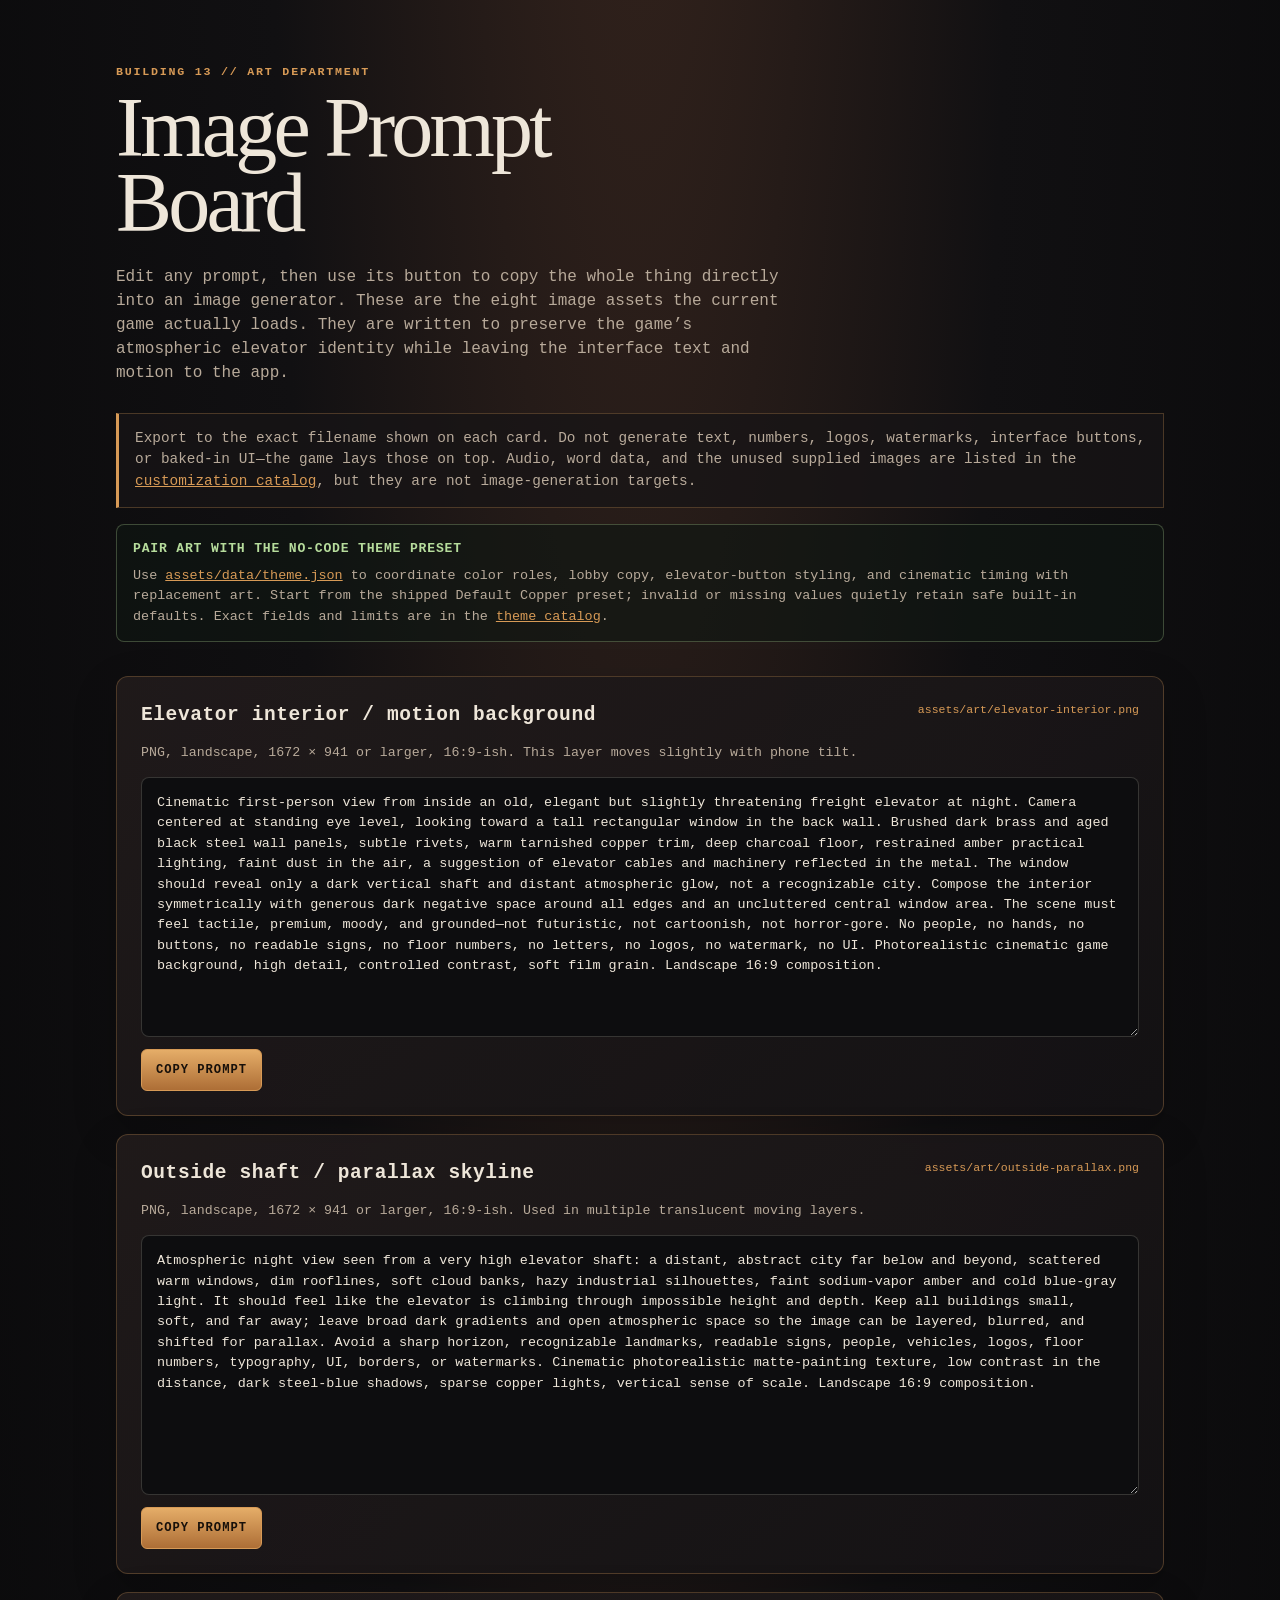
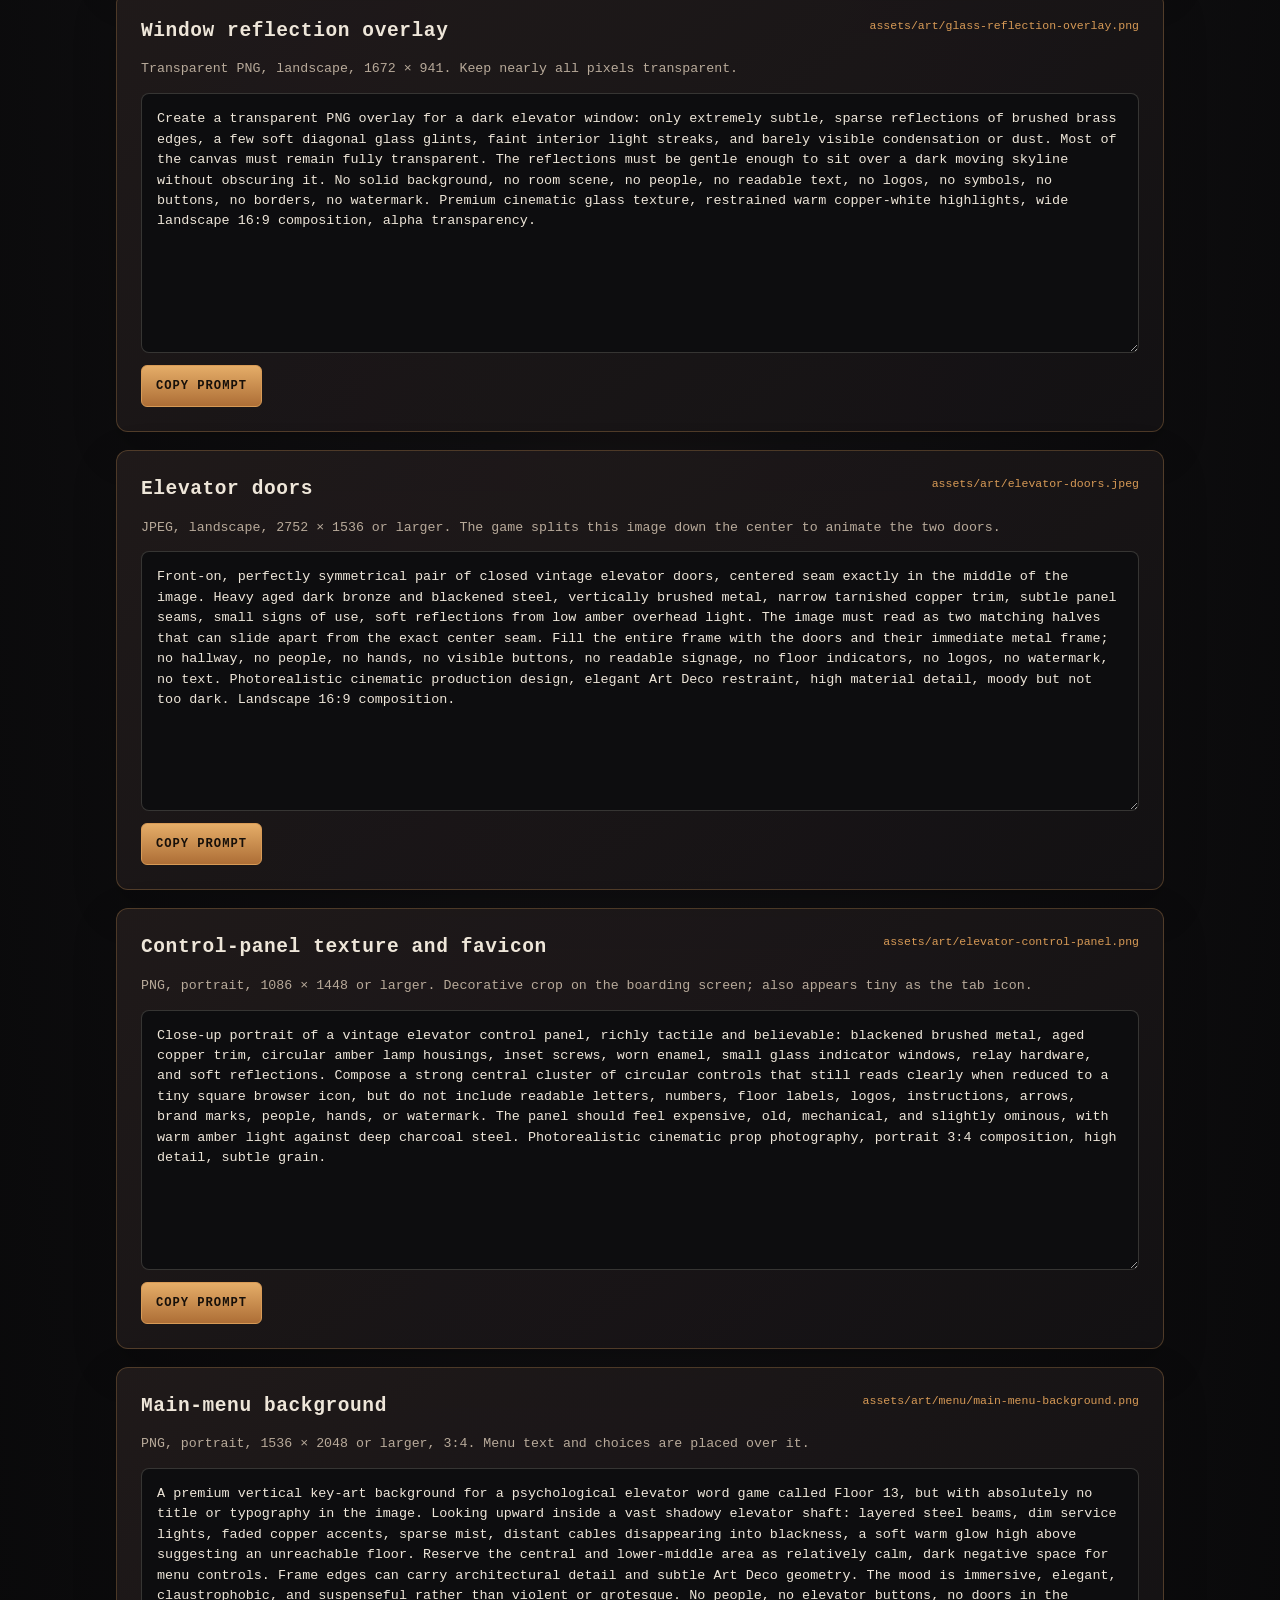
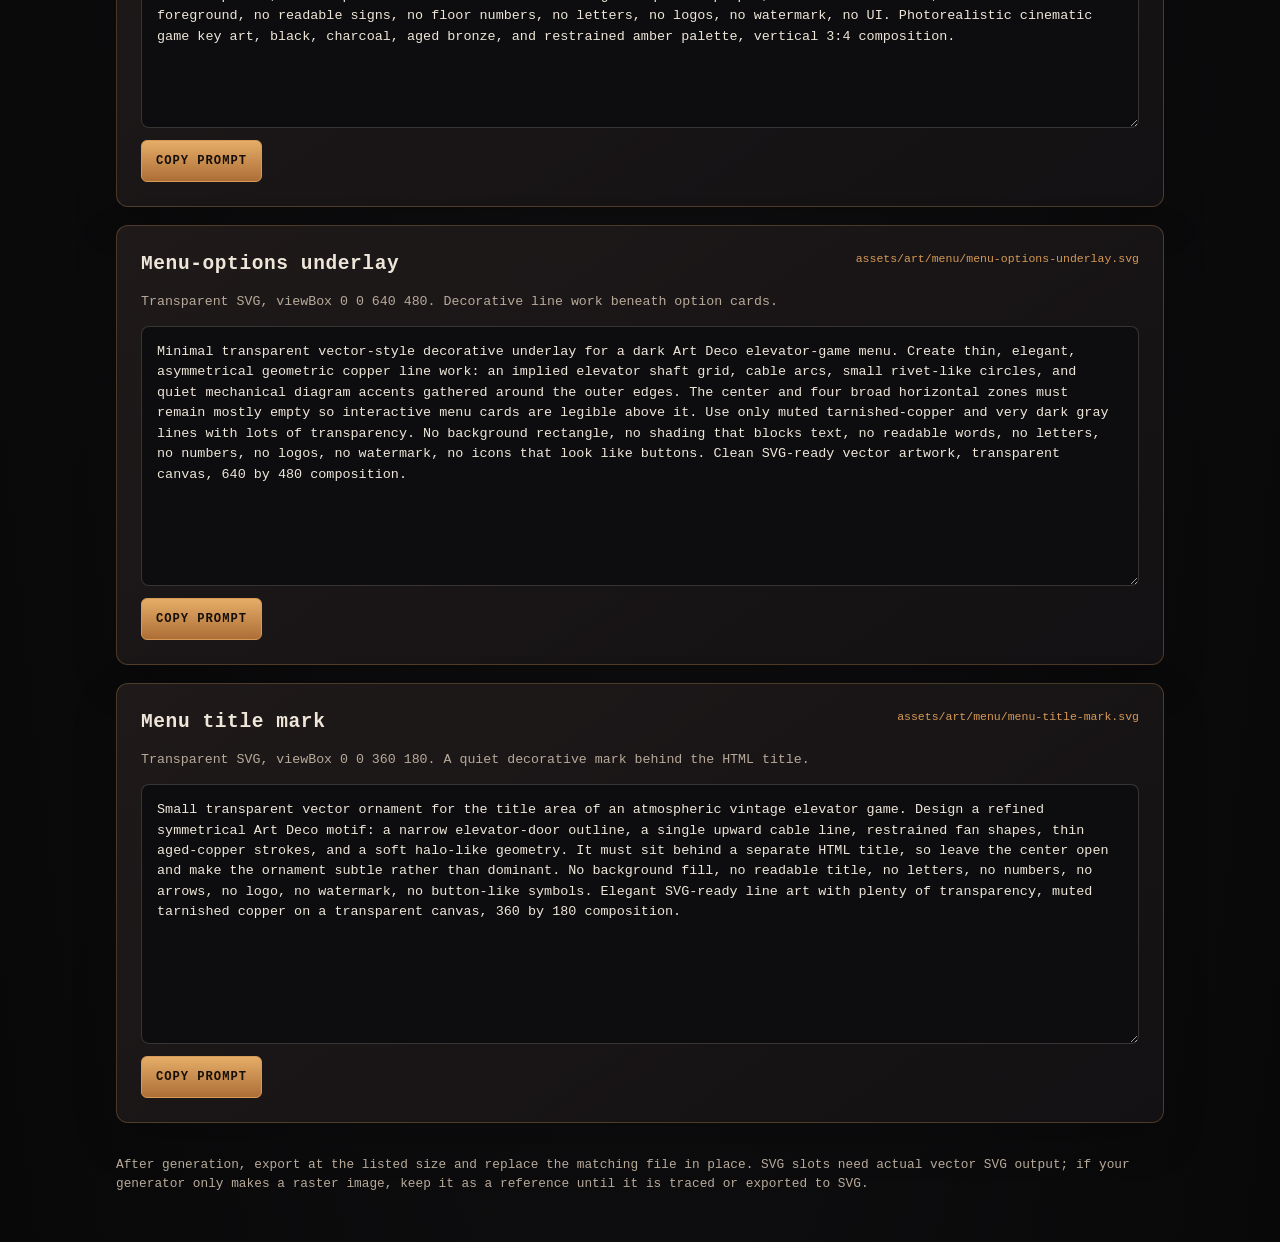
<file: asset-prompt-board.html>
<!doctype html>
<html lang="en">
<head>
  <meta charset="utf-8">
  <meta name="viewport" content="width=device-width, initial-scale=1, viewport-fit=cover">
  <meta name="theme-color" content="#0b0b0c">
  <title>Floor 13 — Image Prompt Board</title>
  <style>
    :root { color-scheme: dark; --ink: #eee6d9; --muted: #b8aa9a; --panel: #171416; --panel-hi: #211b1b; --copper: #d79a56; --line: rgba(215,154,86,.28); --success: #b6dc9c; }
    * { box-sizing: border-box; }
    body { margin: 0; min-width: 0; min-height: 100dvh; background: radial-gradient(ellipse at 50% -20%, #39261e 0, #111012 42%, #080809 100%); color: var(--ink); font: 16px/1.5 ui-monospace, SFMono-Regular, Menlo, Consolas, monospace; }
    main { width: min(100%, 1120px); margin: 0 auto; padding: clamp(24px, 5vw, 72px) clamp(16px, 4vw, 36px) 48px; }
    .eyebrow { margin: 0 0 8px; color: var(--copper); font-size: .73rem; font-weight: 700; letter-spacing: .15em; }
    h1 { max-width: 14ch; margin: 0; font-family: Georgia, serif; font-size: clamp(2.25rem, 8vw, 5.25rem); font-weight: 500; line-height: .9; letter-spacing: -.045em; }
    .lede { max-width: 70ch; margin: 24px 0 0; color: var(--muted); }
    .notice { margin: 28px 0 34px; padding: 14px 16px; border: 1px solid var(--line); border-left: 3px solid var(--copper); background: rgba(23,20,22,.76); color: var(--muted); font-size: .9rem; }
    .theme-preset { display: grid; gap: 8px; margin: -18px 0 34px; padding: 14px 16px; border: 1px solid rgba(182,220,156,.28); border-radius: 8px; background: rgba(15,24,18,.62); }
    .theme-preset strong { color: var(--success); font-size: .82rem; letter-spacing: .06em; }
    .theme-preset p { margin: 0; color: var(--muted); font-size: .84rem; }
    .grid { display: grid; gap: 18px; }
    .card { padding: clamp(16px, 3vw, 24px); border: 1px solid var(--line); border-radius: 12px; background: linear-gradient(145deg, rgba(33,27,27,.94), rgba(20,18,20,.94)); box-shadow: 0 16px 45px rgba(0,0,0,.2); }
    .card-head { display: flex; align-items: start; justify-content: space-between; gap: 14px; margin-bottom: 13px; }
    h2 { margin: 0; font-size: clamp(1rem, 2.4vw, 1.22rem); letter-spacing: .03em; }
    .file { flex: 0 0 auto; margin: 0; color: var(--copper); font-size: .72rem; overflow-wrap: anywhere; text-align: right; }
    .spec { margin: 0 0 14px; color: var(--muted); font-size: .83rem; }
    textarea { display: block; width: 100%; min-height: 260px; resize: vertical; padding: 15px; border: 1px solid rgba(238,230,217,.18); border-radius: 8px; outline: none; background: #0d0d0f; color: var(--ink); font: .84rem/1.52 ui-monospace, SFMono-Regular, Menlo, Consolas, monospace; }
    textarea:focus { border-color: var(--copper); box-shadow: 0 0 0 3px rgba(215,154,86,.14); }
    .actions { display: flex; align-items: center; justify-content: space-between; gap: 12px; margin-top: 12px; }
    button { appearance: none; min-height: 42px; padding: 10px 14px; border: 1px solid var(--copper); border-radius: 6px; background: linear-gradient(180deg, #e5ad68, #ad6e36); color: #17100a; cursor: pointer; font: 700 .76rem/1 ui-monospace, SFMono-Regular, Menlo, Consolas, monospace; letter-spacing: .08em; }
    button:hover { filter: brightness(1.08); }
    button:focus-visible { outline: 3px solid #fff; outline-offset: 3px; }
    .copy-status { color: var(--muted); font-size: .76rem; }
    .copy-status.ok { color: var(--success); }
    footer { margin-top: 32px; color: var(--muted); font-size: .8rem; }
    a { color: var(--copper); }
    @media (max-width: 560px) { .card-head { display: block; } .file { margin-top: 5px; text-align: left; } textarea { min-height: 310px; font-size: .8rem; } }
  </style>
</head>
<body>
  <main>
    <p class="eyebrow">BUILDING 13 // ART DEPARTMENT</p>
    <h1>Image Prompt Board</h1>
    <p class="lede">Edit any prompt, then use its button to copy the whole thing directly into an image generator. These are the eight image assets the current game actually loads. They are written to preserve the game’s atmospheric elevator identity while leaving the interface text and motion to the app.</p>
    <aside class="notice">Export to the exact filename shown on each card. Do not generate text, numbers, logos, watermarks, interface buttons, or baked-in UI—the game lays those on top. Audio, word data, and the unused supplied images are listed in the <a href="CUSTOMIZATION_CATALOG.md">customization catalog</a>, but they are not image-generation targets.</aside>
    <aside class="theme-preset">
      <strong>PAIR ART WITH THE NO-CODE THEME PRESET</strong>
      <p>Use <a href="assets/data/theme.json">assets/data/theme.json</a> to coordinate color roles, lobby copy, elevator-button styling, and cinematic timing with replacement art. Start from the shipped Default Copper preset; invalid or missing values quietly retain safe built-in defaults. Exact fields and limits are in the <a href="CUSTOMIZATION_CATALOG.md#theme-and-lobby-customization">theme catalog</a>.</p>
    </aside>

    <section class="grid" aria-label="Image generation prompts">
      <article class="card">
        <div class="card-head"><h2>Elevator interior / motion background</h2><p class="file">assets/art/elevator-interior.png</p></div>
        <p class="spec">PNG, landscape, 1672 × 941 or larger, 16:9-ish. This layer moves slightly with phone tilt.</p>
        <textarea aria-label="Prompt for elevator interior">Cinematic first-person view from inside an old, elegant but slightly threatening freight elevator at night. Camera centered at standing eye level, looking toward a tall rectangular window in the back wall. Brushed dark brass and aged black steel wall panels, subtle rivets, warm tarnished copper trim, deep charcoal floor, restrained amber practical lighting, faint dust in the air, a suggestion of elevator cables and machinery reflected in the metal. The window should reveal only a dark vertical shaft and distant atmospheric glow, not a recognizable city. Compose the interior symmetrically with generous dark negative space around all edges and an uncluttered central window area. The scene must feel tactile, premium, moody, and grounded—not futuristic, not cartoonish, not horror-gore. No people, no hands, no buttons, no readable signs, no floor numbers, no letters, no logos, no watermark, no UI. Photorealistic cinematic game background, high detail, controlled contrast, soft film grain. Landscape 16:9 composition.</textarea>
        <div class="actions"><button type="button" data-copy="0">COPY PROMPT</button><span class="copy-status" aria-live="polite"></span></div>
      </article>

      <article class="card">
        <div class="card-head"><h2>Outside shaft / parallax skyline</h2><p class="file">assets/art/outside-parallax.png</p></div>
        <p class="spec">PNG, landscape, 1672 × 941 or larger, 16:9-ish. Used in multiple translucent moving layers.</p>
        <textarea aria-label="Prompt for outside parallax">Atmospheric night view seen from a very high elevator shaft: a distant, abstract city far below and beyond, scattered warm windows, dim rooflines, soft cloud banks, hazy industrial silhouettes, faint sodium-vapor amber and cold blue-gray light. It should feel like the elevator is climbing through impossible height and depth. Keep all buildings small, soft, and far away; leave broad dark gradients and open atmospheric space so the image can be layered, blurred, and shifted for parallax. Avoid a sharp horizon, recognizable landmarks, readable signs, people, vehicles, logos, floor numbers, typography, UI, borders, or watermarks. Cinematic photorealistic matte-painting texture, low contrast in the distance, dark steel-blue shadows, sparse copper lights, vertical sense of scale. Landscape 16:9 composition.</textarea>
        <div class="actions"><button type="button" data-copy="1">COPY PROMPT</button><span class="copy-status" aria-live="polite"></span></div>
      </article>

      <article class="card">
        <div class="card-head"><h2>Window reflection overlay</h2><p class="file">assets/art/glass-reflection-overlay.png</p></div>
        <p class="spec">Transparent PNG, landscape, 1672 × 941. Keep nearly all pixels transparent.</p>
        <textarea aria-label="Prompt for glass reflection overlay">Create a transparent PNG overlay for a dark elevator window: only extremely subtle, sparse reflections of brushed brass edges, a few soft diagonal glass glints, faint interior light streaks, and barely visible condensation or dust. Most of the canvas must remain fully transparent. The reflections must be gentle enough to sit over a dark moving skyline without obscuring it. No solid background, no room scene, no people, no readable text, no logos, no symbols, no buttons, no borders, no watermark. Premium cinematic glass texture, restrained warm copper-white highlights, wide landscape 16:9 composition, alpha transparency.</textarea>
        <div class="actions"><button type="button" data-copy="2">COPY PROMPT</button><span class="copy-status" aria-live="polite"></span></div>
      </article>

      <article class="card">
        <div class="card-head"><h2>Elevator doors</h2><p class="file">assets/art/elevator-doors.jpeg</p></div>
        <p class="spec">JPEG, landscape, 2752 × 1536 or larger. The game splits this image down the center to animate the two doors.</p>
        <textarea aria-label="Prompt for elevator doors">Front-on, perfectly symmetrical pair of closed vintage elevator doors, centered seam exactly in the middle of the image. Heavy aged dark bronze and blackened steel, vertically brushed metal, narrow tarnished copper trim, subtle panel seams, small signs of use, soft reflections from low amber overhead light. The image must read as two matching halves that can slide apart from the exact center seam. Fill the entire frame with the doors and their immediate metal frame; no hallway, no people, no hands, no visible buttons, no readable signage, no floor indicators, no logos, no watermark, no text. Photorealistic cinematic production design, elegant Art Deco restraint, high material detail, moody but not too dark. Landscape 16:9 composition.</textarea>
        <div class="actions"><button type="button" data-copy="3">COPY PROMPT</button><span class="copy-status" aria-live="polite"></span></div>
      </article>

      <article class="card">
        <div class="card-head"><h2>Control-panel texture and favicon</h2><p class="file">assets/art/elevator-control-panel.png</p></div>
        <p class="spec">PNG, portrait, 1086 × 1448 or larger. Decorative crop on the boarding screen; also appears tiny as the tab icon.</p>
        <textarea aria-label="Prompt for elevator control panel">Close-up portrait of a vintage elevator control panel, richly tactile and believable: blackened brushed metal, aged copper trim, circular amber lamp housings, inset screws, worn enamel, small glass indicator windows, relay hardware, and soft reflections. Compose a strong central cluster of circular controls that still reads clearly when reduced to a tiny square browser icon, but do not include readable letters, numbers, floor labels, logos, instructions, arrows, brand marks, people, hands, or watermark. The panel should feel expensive, old, mechanical, and slightly ominous, with warm amber light against deep charcoal steel. Photorealistic cinematic prop photography, portrait 3:4 composition, high detail, subtle grain.</textarea>
        <div class="actions"><button type="button" data-copy="4">COPY PROMPT</button><span class="copy-status" aria-live="polite"></span></div>
      </article>

      <article class="card">
        <div class="card-head"><h2>Main-menu background</h2><p class="file">assets/art/menu/main-menu-background.png</p></div>
        <p class="spec">PNG, portrait, 1536 × 2048 or larger, 3:4. Menu text and choices are placed over it.</p>
        <textarea aria-label="Prompt for main menu background">A premium vertical key-art background for a psychological elevator word game called Floor 13, but with absolutely no title or typography in the image. Looking upward inside a vast shadowy elevator shaft: layered steel beams, dim service lights, faded copper accents, sparse mist, distant cables disappearing into blackness, a soft warm glow high above suggesting an unreachable floor. Reserve the central and lower-middle area as relatively calm, dark negative space for menu controls. Frame edges can carry architectural detail and subtle Art Deco geometry. The mood is immersive, elegant, claustrophobic, and suspenseful rather than violent or grotesque. No people, no elevator buttons, no doors in the foreground, no readable signs, no floor numbers, no letters, no logos, no watermark, no UI. Photorealistic cinematic game key art, black, charcoal, aged bronze, and restrained amber palette, vertical 3:4 composition.</textarea>
        <div class="actions"><button type="button" data-copy="5">COPY PROMPT</button><span class="copy-status" aria-live="polite"></span></div>
      </article>

      <article class="card">
        <div class="card-head"><h2>Menu-options underlay</h2><p class="file">assets/art/menu/menu-options-underlay.svg</p></div>
        <p class="spec">Transparent SVG, viewBox 0 0 640 480. Decorative line work beneath option cards.</p>
        <textarea aria-label="Prompt for menu options underlay">Minimal transparent vector-style decorative underlay for a dark Art Deco elevator-game menu. Create thin, elegant, asymmetrical geometric copper line work: an implied elevator shaft grid, cable arcs, small rivet-like circles, and quiet mechanical diagram accents gathered around the outer edges. The center and four broad horizontal zones must remain mostly empty so interactive menu cards are legible above it. Use only muted tarnished-copper and very dark gray lines with lots of transparency. No background rectangle, no shading that blocks text, no readable words, no letters, no numbers, no logos, no watermark, no icons that look like buttons. Clean SVG-ready vector artwork, transparent canvas, 640 by 480 composition.</textarea>
        <div class="actions"><button type="button" data-copy="6">COPY PROMPT</button><span class="copy-status" aria-live="polite"></span></div>
      </article>

      <article class="card">
        <div class="card-head"><h2>Menu title mark</h2><p class="file">assets/art/menu/menu-title-mark.svg</p></div>
        <p class="spec">Transparent SVG, viewBox 0 0 360 180. A quiet decorative mark behind the HTML title.</p>
        <textarea aria-label="Prompt for menu title mark">Small transparent vector ornament for the title area of an atmospheric vintage elevator game. Design a refined symmetrical Art Deco motif: a narrow elevator-door outline, a single upward cable line, restrained fan shapes, thin aged-copper strokes, and a soft halo-like geometry. It must sit behind a separate HTML title, so leave the center open and make the ornament subtle rather than dominant. No background fill, no readable title, no letters, no numbers, no arrows, no logo, no watermark, no button-like symbols. Elegant SVG-ready line art with plenty of transparency, muted tarnished copper on a transparent canvas, 360 by 180 composition.</textarea>
        <div class="actions"><button type="button" data-copy="7">COPY PROMPT</button><span class="copy-status" aria-live="polite"></span></div>
      </article>
    </section>
    <footer>After generation, export at the listed size and replace the matching file in place. SVG slots need actual vector SVG output; if your generator only makes a raster image, keep it as a reference until it is traced or exported to SVG.</footer>
  </main>
  <script>
    const copy = async (button) => {
      const card = button.closest('.card');
      const textarea = card.querySelector('textarea');
      const status = card.querySelector('.copy-status');
      try {
        await navigator.clipboard.writeText(textarea.value);
        status.textContent = 'COPIED TO CLIPBOARD';
        status.classList.add('ok');
      } catch {
        textarea.focus();
        textarea.select();
        const copied = document.execCommand('copy');
        status.textContent = copied ? 'COPIED TO CLIPBOARD' : 'SELECTED — COPY MANUALLY';
        status.classList.toggle('ok', copied);
      }
      window.setTimeout(() => { status.textContent = ''; status.classList.remove('ok'); }, 2200);
    };
    document.querySelectorAll('[data-copy]').forEach((button) => button.addEventListener('click', () => copy(button)));
  </script>
</body>
</html>
</file>
